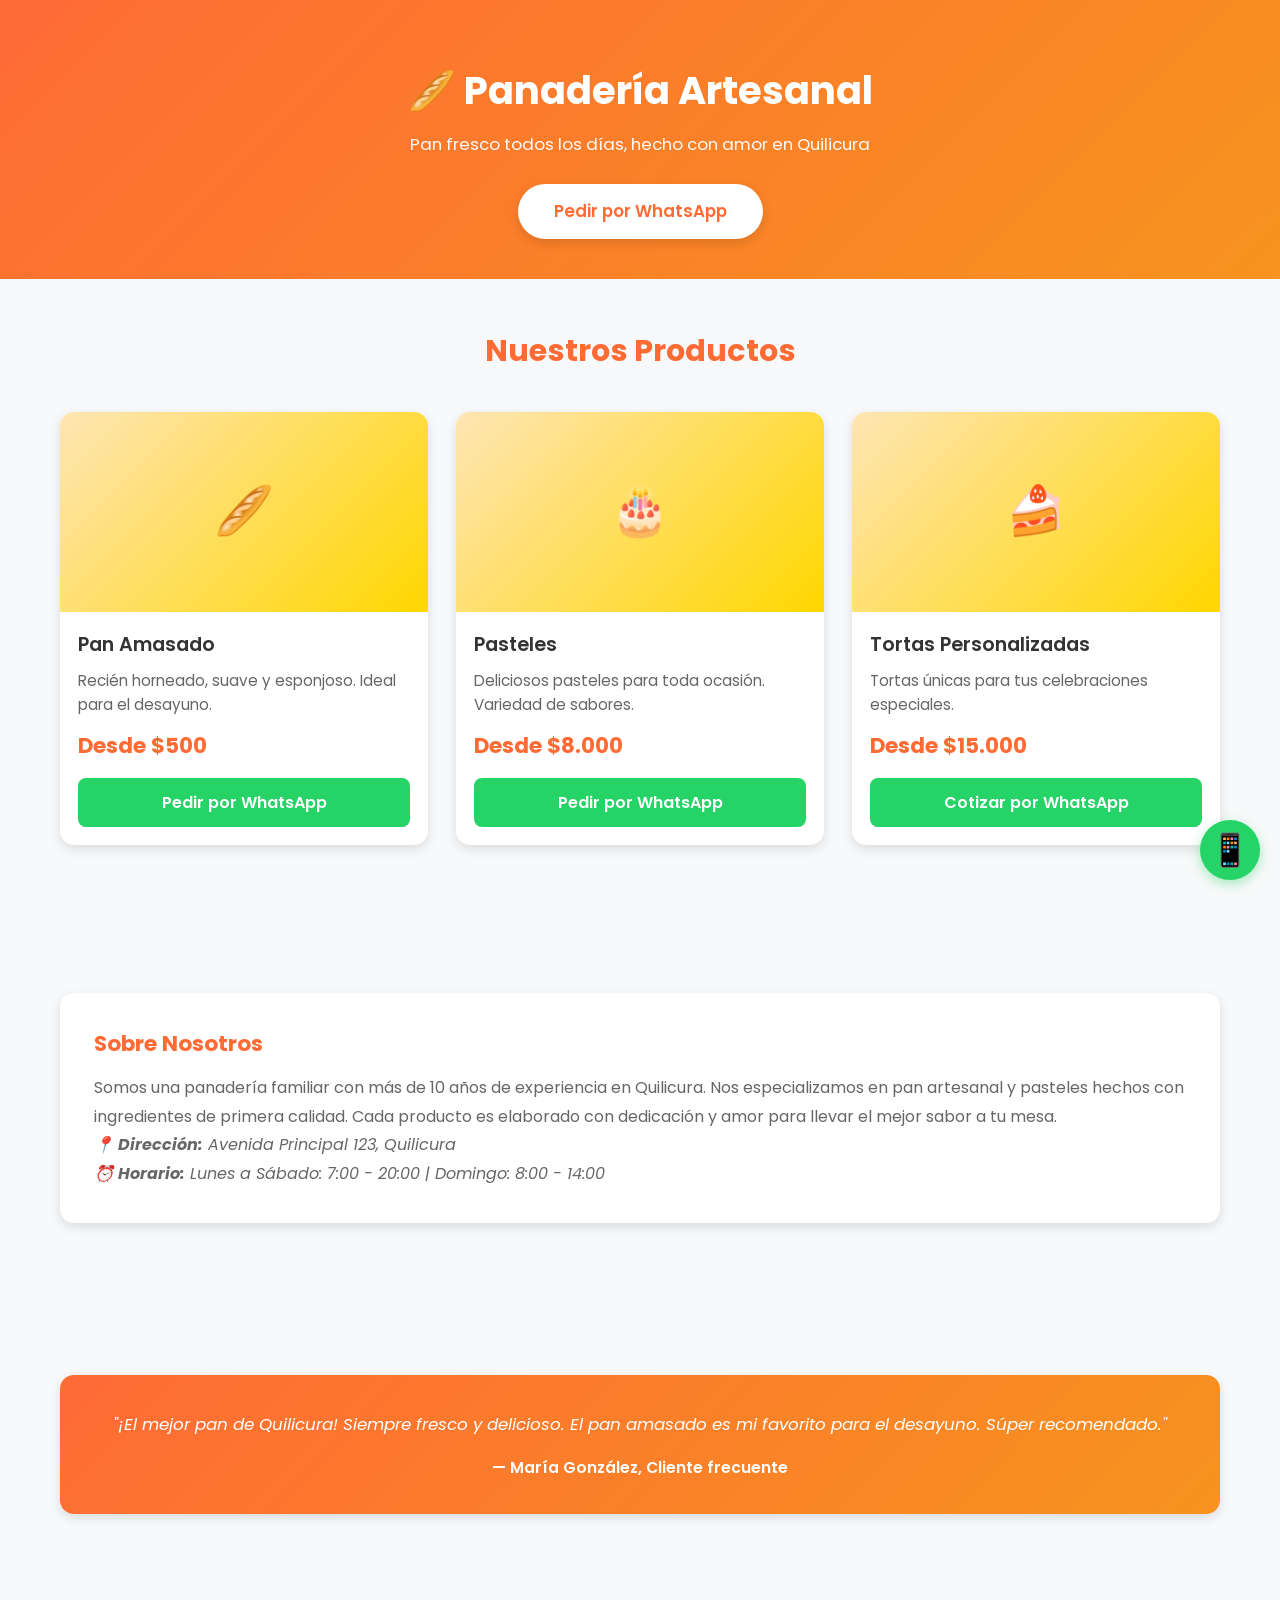
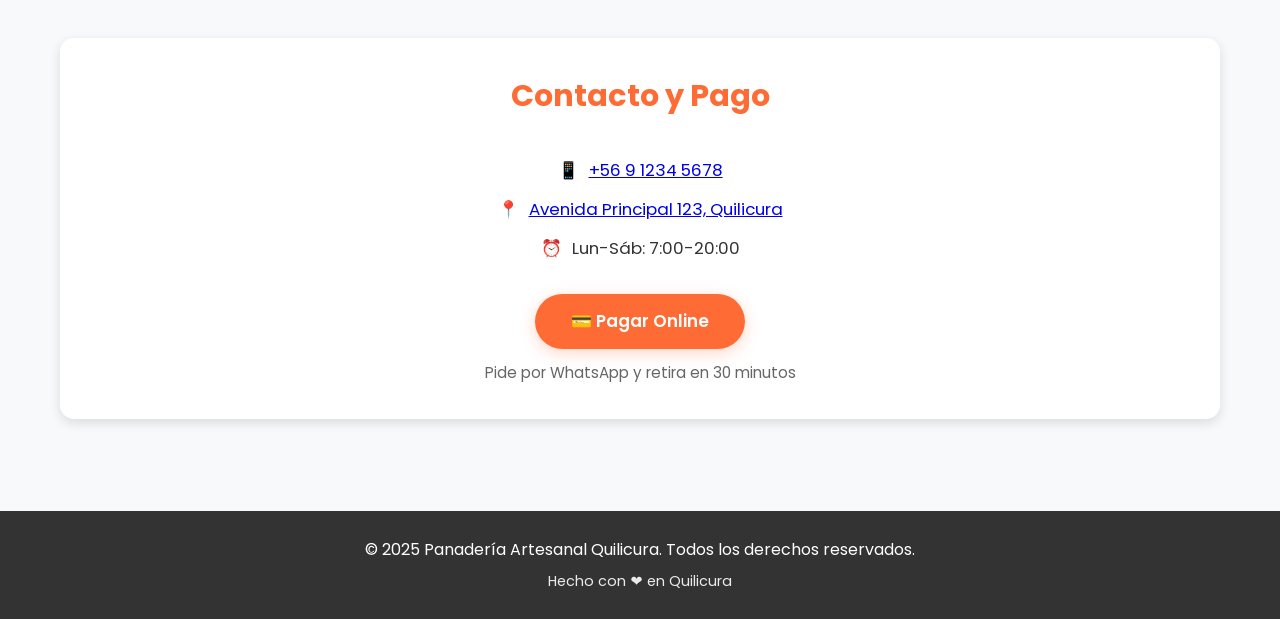
<file: sprint_14_dias_entregables/demos/panaderia/index.html>
<!DOCTYPE html>
<html lang="es">
<head>
  <meta charset="UTF-8" />
  <meta name="viewport" content="width=device-width, initial-scale=1" />
  <meta name="description" content="Panadería artesanal en Quilicura: pan fresco todos los días, pasteles y tortas personalizadas. Pide por WhatsApp y retira en 30 minutos." />
  <meta name="robots" content="index,follow" />
  <title>Panadería Artesanal Quilicura | Pan Fresco Todos los Días</title>

  <!-- Canonical & hreflang -->
  <link rel="canonical" href="https://panaderia-quilicura.example.com/" />
  <link rel="alternate" hreflang="es-cl" href="https://panaderia-quilicura.example.com/" />

  <!-- Open Graph / Twitter -->
  <meta property="og:type" content="website" />
  <meta property="og:locale" content="es_CL" />
  <meta property="og:title" content="Panadería Artesanal Quilicura | Pan Fresco Todos los Días" />
  <meta property="og:description" content="Pan fresco, pasteles y tortas personalizadas en Quilicura. Pide por WhatsApp." />
  <meta property="og:site_name" content="Panadería Artesanal Quilicura" />
  <meta property="og:image" content="/sprint_14_dias_entregables/demos/panaderia/og-panaderia.jpg" />
  <meta name="twitter:card" content="summary_large_image" />
  <meta name="twitter:title" content="Panadería Artesanal Quilicura" />
  <meta name="twitter:description" content="Pan fresco, pasteles y tortas personalizadas. Pide por WhatsApp." />
  <meta name="twitter:image" content="/sprint_14_dias_entregables/demos/panaderia/og-panaderia.jpg" />

  <!-- Icons / Theme -->
  <link rel="icon" href="/favicon.ico" />
  <link rel="apple-touch-icon" href="/apple-touch-icon.png" />
  <meta name="theme-color" content="#FF6B35" />

  <!-- Performance: fonts + external origins -->
  <link rel="preconnect" href="https://fonts.googleapis.com" />
  <link rel="preconnect" href="https://fonts.gstatic.com" crossorigin />
  <link rel="dns-prefetch" href="//wa.me" />
  <link rel="dns-prefetch" href="//flow.cl" />

  <!-- Preload Google Fonts stylesheet -->
  <link rel="preload" as="style"
        href="https://fonts.googleapis.com/css2?family=Poppins:wght@400;600;700&display=swap"
        onload="this.onload=null;this.rel='stylesheet'">
  <noscript>
    <link rel="stylesheet" href="https://fonts.googleapis.com/css2?family=Poppins:wght@400;600;700&display=swap">
  </noscript>

  <style>
    :root{
      --color-primary:#FF6B35;
      --color-secondary:#F7931E;
      --color-accent:#25D366;
      --color-text:#333333;
      --color-muted:#666666;
      --color-bg:#f8f9fa;
      --color-white:#ffffff;
      --shadow-1:0 4px 12px rgba(0,0,0,.12);
      --shadow-2:0 8px 24px rgba(0,0,0,.15);
    }
    *{margin:0;padding:0;box-sizing:border-box}
    html:focus-within{scroll-behavior:smooth}
    body{
      font-family:'Poppins',system-ui,-apple-system,Segoe UI,Roboto,'Helvetica Neue',Arial,sans-serif;
      line-height:1.6;color:var(--color-text);background:var(--color-bg);
    }

    /* Skip link */
    .skip-link{
      position:absolute;left:-9999px;top:auto;width:1px;height:1px;overflow:hidden;
    }
    .skip-link:focus{
      position:fixed;left:16px;top:16px;width:auto;height:auto;background:#000;color:#fff;
      padding:10px 14px;border-radius:6px;z-index:1001;
    }

    /* WhatsApp Floating */
    .whatsapp-float{
      position:fixed;bottom:20px;right:20px;background:var(--color-accent);color:#fff;
      width:60px;height:60px;border-radius:50%;display:flex;align-items:center;justify-content:center;
      font-size:32px;box-shadow:0 4px 12px rgba(37,211,102,.4);z-index:1000;text-decoration:none;
      transition:transform .3s ease, box-shadow .3s ease;
    }
    .whatsapp-float:hover{transform:scale(1.08);box-shadow:0 6px 20px rgba(37,211,102,.6)}

    header[role="banner"]{}
    .hero{
      background:linear-gradient(135deg,var(--color-primary) 0%,var(--color-secondary) 100%);
      color:var(--color-white);padding:60px 20px 40px;text-align:center;
    }
    .hero h1{font-size:2.4rem;font-weight:700;margin-bottom:10px}
    .hero p{font-size:1.05rem;margin-bottom:26px;opacity:.96}
    .hero-cta{
      display:inline-block;background:var(--color-white);color:var(--color-primary);
      padding:14px 36px;border-radius:50px;text-decoration:none;font-weight:600;font-size:1.05rem;
      transition:transform .25s ease, box-shadow .25s ease; box-shadow:var(--shadow-1);
    }
    .hero-cta:hover{transform:translateY(-2px);box-shadow:var(--shadow-2)}

    .container{max-width:1200px;margin:0 auto;padding:0 20px}
    main{display:block}
    .section{padding:48px 20px}
    .section-title{text-align:center;font-size:1.9rem;font-weight:700;margin-bottom:36px;color:var(--color-primary)}

    .products{
      display:grid;grid-template-columns:repeat(auto-fit,minmax(280px,1fr));gap:28px;margin-bottom:24px;
    }
    .product-card{
      background:var(--color-white);border-radius:14px;overflow:hidden;box-shadow:var(--shadow-1);
      transition:transform .25s ease, box-shadow .25s ease;
    }
    .product-card:hover{transform:translateY(-4px);box-shadow:var(--shadow-2)}
    .product-image{
      width:100%;height:200px;background:linear-gradient(135deg,#FFE5B4 0%,#FFD700 100%);
      display:flex;align-items:center;justify-content:center;font-size:3rem;
    }
    .product-content{padding:18px}
    .product-title{font-size:1.2rem;font-weight:600;margin-bottom:8px;color:var(--color-text)}
    .product-description{font-size:.95rem;color:var(--color-muted);margin-bottom:12px}
    .product-price{font-size:1.35rem;font-weight:700;color:var(--color-primary);margin-bottom:14px}
    .product-cta{
      display:block;background:var(--color-accent);color:#fff;text-align:center;padding:12px;border-radius:8px;
      text-decoration:none;font-weight:600;transition:filter .2s ease;
    }
    .product-cta:hover{filter:brightness(.96)}

    .about{background:#fff;border-radius:14px;padding:34px;margin:28px 0;box-shadow:var(--shadow-1)}
    .about h3{font-size:1.35rem;color:var(--color-primary);margin-bottom:12px}
    .about p{color:var(--color-muted);line-height:1.8}

    .testimonial{
      background:linear-gradient(135deg,var(--color-primary) 0%,var(--color-secondary) 100%);
      color:#fff;padding:34px;border-radius:14px;margin:28px 0;text-align:center;box-shadow:var(--shadow-1)
    }
    .testimonial-text{font-size:1.05rem;font-style:italic;margin-bottom:16px;line-height:1.8}
    .testimonial-author{font-weight:600;font-size:.98rem}

    .contact{background:#fff;border-radius:14px;padding:34px;text-align:center;box-shadow:var(--shadow-1)}
    .contact-info{margin:16px 0}
    .contact-item{display:flex;align-items:center;justify-content:center;gap:10px;margin:12px 0;font-size:1.05rem}
    .payment-button{
      display:inline-block;background:var(--color-primary);color:#fff;padding:14px 36px;border-radius:50px;
      text-decoration:none;font-weight:600;font-size:1.05rem;margin-top:16px;transition:transform .2s ease, box-shadow .2s ease;
      box-shadow:0 4px 15px rgba(255,107,53,.28);
    }
    .payment-button:hover{transform:translateY(-2px);box-shadow:0 6px 20px rgba(255,107,53,.38)}

    footer.footer{background:#333;color:#fff;text-align:center;padding:26px 20px;margin-top:44px}
    footer .made{margin-top:8px;font-size:.9rem;opacity:.9}

    @media (max-width: 768px){
      .hero h1{font-size:2rem}
      .section-title{font-size:1.5rem}
      .products{grid-template-columns:1fr}
      .whatsapp-float{width:55px;height:55px;font-size:28px}
    }
    @media (prefers-reduced-motion: reduce){
      *{animation:none !important;transition:none !important;scroll-behavior:auto !important}
    }
  </style>

  <!-- Structured Data: Bakery + ItemList of products -->
  <script type="application/ld+json">
  {
    "@context": "https://schema.org",
    "@type": "Bakery",
    "name": "Panadería Artesanal Quilicura",
    "url": "https://panaderia-quilicura.example.com/",
    "image": "/sprint_14_dias_entregables/demos/panaderia/og-panaderia.jpg",
    "priceRange": "$",
    "telephone": "+56912345678",
    "address": {
      "@type": "PostalAddress",
      "streetAddress": "Avenida Principal 123",
      "addressLocality": "Quilicura",
      "addressRegion": "RM",
      "postalCode": "0000000",
      "addressCountry": "CL"
    },
    "openingHoursSpecification": [{
      "@type": "OpeningHoursSpecification",
      "dayOfWeek": ["Monday","Tuesday","Wednesday","Thursday","Friday","Saturday"],
      "opens": "07:00",
      "closes": "20:00"
    },{
      "@type": "OpeningHoursSpecification",
      "dayOfWeek": "Sunday",
      "opens": "08:00",
      "closes": "14:00"
    }],
    "servesCuisine": "Bakery",
    "areaServed": "Quilicura",
    "hasMenu": "https://panaderia-quilicura.example.com/#productos"
  }
  </script>
  <script type="application/ld+json">
  {
    "@context": "https://schema.org",
    "@type": "ItemList",
    "name": "Productos Panadería",
    "itemListElement": [{
      "@type": "ListItem",
      "position": 1,
      "item": {
        "@type": "Product",
        "name": "Pan Amasado",
        "description": "Recién horneado, suave y esponjoso.",
        "offers": {
          "@type": "Offer",
          "price": "500",
          "priceCurrency": "CLP",
          "availability": "https://schema.org/InStock",
          "url": "https://wa.me/56912345678?text=Quiero%20pedir%20Pan%20Amasado"
        }
      }
    },{
      "@type": "ListItem",
      "position": 2,
      "item": {
        "@type": "Product",
        "name": "Pasteles",
        "description": "Deliciosos pasteles para toda ocasión.",
        "offers": {
          "@type": "Offer",
          "price": "8000",
          "priceCurrency": "CLP",
          "availability": "https://schema.org/InStock",
          "url": "https://wa.me/56912345678?text=Quiero%20pedir%20Pasteles"
        }
      }
    },{
      "@type": "ListItem",
      "position": 3,
      "item": {
        "@type": "Product",
        "name": "Tortas Personalizadas",
        "description": "Tortas únicas para tus celebraciones.",
        "offers": {
          "@type": "Offer",
          "price": "15000",
          "priceCurrency": "CLP",
          "availability": "https://schema.org/InStock",
          "url": "https://wa.me/56912345678?text=Quiero%20cotizar%20una%20Torta%20Personalizada"
        }
      }
    }]
  }
  </script>
</head>
<body>
  <a class="skip-link" href="#contenido">Saltar al contenido principal</a>

  <!-- WhatsApp Float Button -->
  <a href="https://wa.me/56912345678?text=Hola!%20Quiero%20hacer%20un%20pedido"
     class="whatsapp-float"
     target="_blank"
     rel="noopener noreferrer"
     aria-label="Contactar por WhatsApp">
    <span aria-hidden="true">📱</span>
  </a>

  <header role="banner">
    <section class="hero" id="inicio">
      <div class="container">
        <h1>🥖 Panadería Artesanal</h1>
        <p>Pan fresco todos los días, hecho con amor en Quilicura</p>
        <a href="https://wa.me/56912345678?text=Hola!%20Quiero%20hacer%20un%20pedido"
           class="hero-cta"
           target="_blank"
           rel="noopener noreferrer"
           aria-label="Pedir por WhatsApp">
          Pedir por WhatsApp
        </a>
      </div>
    </section>
  </header>

  <main id="contenido" role="main">
    <!-- Products Section -->
    <section class="section" id="productos" aria-labelledby="productos-title">
      <div class="container">
        <h2 class="section-title" id="productos-title">Nuestros Productos</h2>
        <div class="products">
          <article class="product-card" aria-labelledby="prod1-title">
            <div class="product-image" role="img" aria-label="Pan amasado">
              <span aria-hidden="true">🥖</span>
            </div>
            <div class="product-content">
              <h3 class="product-title" id="prod1-title">Pan Amasado</h3>
              <p class="product-description">Recién horneado, suave y esponjoso. Ideal para el desayuno.</p>
              <p class="product-price">Desde $500</p>
              <a class="product-cta"
                 href="https://wa.me/56912345678?text=Quiero%20pedir%20Pan%20Amasado"
                 target="_blank" rel="noopener noreferrer"
                 aria-label="Pedir Pan Amasado por WhatsApp">
                Pedir por WhatsApp
              </a>
            </div>
          </article>

          <article class="product-card" aria-labelledby="prod2-title">
            <div class="product-image" role="img" aria-label="Pasteles">
              <span aria-hidden="true">🎂</span>
            </div>
            <div class="product-content">
              <h3 class="product-title" id="prod2-title">Pasteles</h3>
              <p class="product-description">Deliciosos pasteles para toda ocasión. Variedad de sabores.</p>
              <p class="product-price">Desde $8.000</p>
              <a class="product-cta"
                 href="https://wa.me/56912345678?text=Quiero%20pedir%20Pasteles"
                 target="_blank" rel="noopener noreferrer"
                 aria-label="Pedir Pasteles por WhatsApp">
                Pedir por WhatsApp
              </a>
            </div>
          </article>

          <article class="product-card" aria-labelledby="prod3-title">
            <div class="product-image" role="img" aria-label="Torta personalizada">
              <span aria-hidden="true">🍰</span>
            </div>
            <div class="product-content">
              <h3 class="product-title" id="prod3-title">Tortas Personalizadas</h3>
              <p class="product-description">Tortas únicas para tus celebraciones especiales.</p>
              <p class="product-price">Desde $15.000</p>
              <a class="product-cta"
                 href="https://wa.me/56912345678?text=Quiero%20cotizar%20una%20Torta%20Personalizada"
                 target="_blank" rel="noopener noreferrer"
                 aria-label="Cotizar Torta Personalizada por WhatsApp">
                Cotizar por WhatsApp
              </a>
            </div>
          </article>
        </div>
      </div>
    </section>

    <!-- About Section -->
    <section class="section" id="sobre-nosotros" aria-labelledby="about-title">
      <div class="container">
        <div class="about">
          <h3 id="about-title">Sobre Nosotros</h3>
          <p>Somos una panadería familiar con más de 10 años de experiencia en Quilicura. Nos especializamos en pan artesanal y pasteles hechos con ingredientes de primera calidad. Cada producto es elaborado con dedicación y amor para llevar el mejor sabor a tu mesa.</p>
          <address>
            <p><strong>📍 Dirección:</strong> Avenida Principal 123, Quilicura</p>
            <p><strong>⏰ Horario:</strong> Lunes a Sábado: 7:00 - 20:00 | Domingo: 8:00 - 14:00</p>
          </address>
        </div>
      </div>
    </section>

    <!-- Testimonial Section -->
    <section class="section" id="testimonios" aria-labelledby="testi-title">
      <div class="container">
        <div class="testimonial">
          <p class="testimonial-text">"¡El mejor pan de Quilicura! Siempre fresco y delicioso. El pan amasado es mi favorito para el desayuno. Súper recomendado."</p>
          <p class="testimonial-author" id="testi-title">— María González, Cliente frecuente</p>
        </div>
      </div>
    </section>

    <!-- Contact & Payment Section -->
    <section class="section" id="contacto" aria-labelledby="contact-title">
      <div class="container">
        <div class="contact">
          <h2 class="section-title" id="contact-title">Contacto y Pago</h2>
          <div class="contact-info" aria-label="Información de contacto">
            <div class="contact-item">
              <span aria-hidden="true">📱</span>
              <a href="tel:+56912345678" aria-label="Llamar al +56 9 1234 5678">+56 9 1234 5678</a>
            </div>
            <div class="contact-item">
              <span aria-hidden="true">📍</span>
              <a href="https://maps.google.com/?q=Avenida%20Principal%20123%2C%20Quilicura"
                 target="_blank" rel="noopener noreferrer"
                 aria-label="Abrir dirección en Google Maps">
                Avenida Principal 123, Quilicura
              </a>
            </div>
            <div class="contact-item">
              <span aria-hidden="true">⏰</span>
              <span>Lun-Sáb: 7:00-20:00</span>
            </div>
          </div>
          <a href="https://flow.cl/demo-pago"
             class="payment-button"
             target="_blank"
             rel="noopener noreferrer"
             aria-label="Ir a pago online en Flow">
            💳 Pagar Online
          </a>
          <p style="margin-top: 12px; color: var(--color-muted); font-size: .95rem;">
            Pide por WhatsApp y retira en 30 minutos
          </p>
        </div>
      </div>
    </section>
  </main>

  <!-- Footer -->
  <footer class="footer" role="contentinfo">
    <p>&copy; 2025 Panadería Artesanal Quilicura. Todos los derechos reservados.</p>
    <p class="made">Hecho con ❤️ en Quilicura</p>
  </footer>
</body>
</html>
</file>
